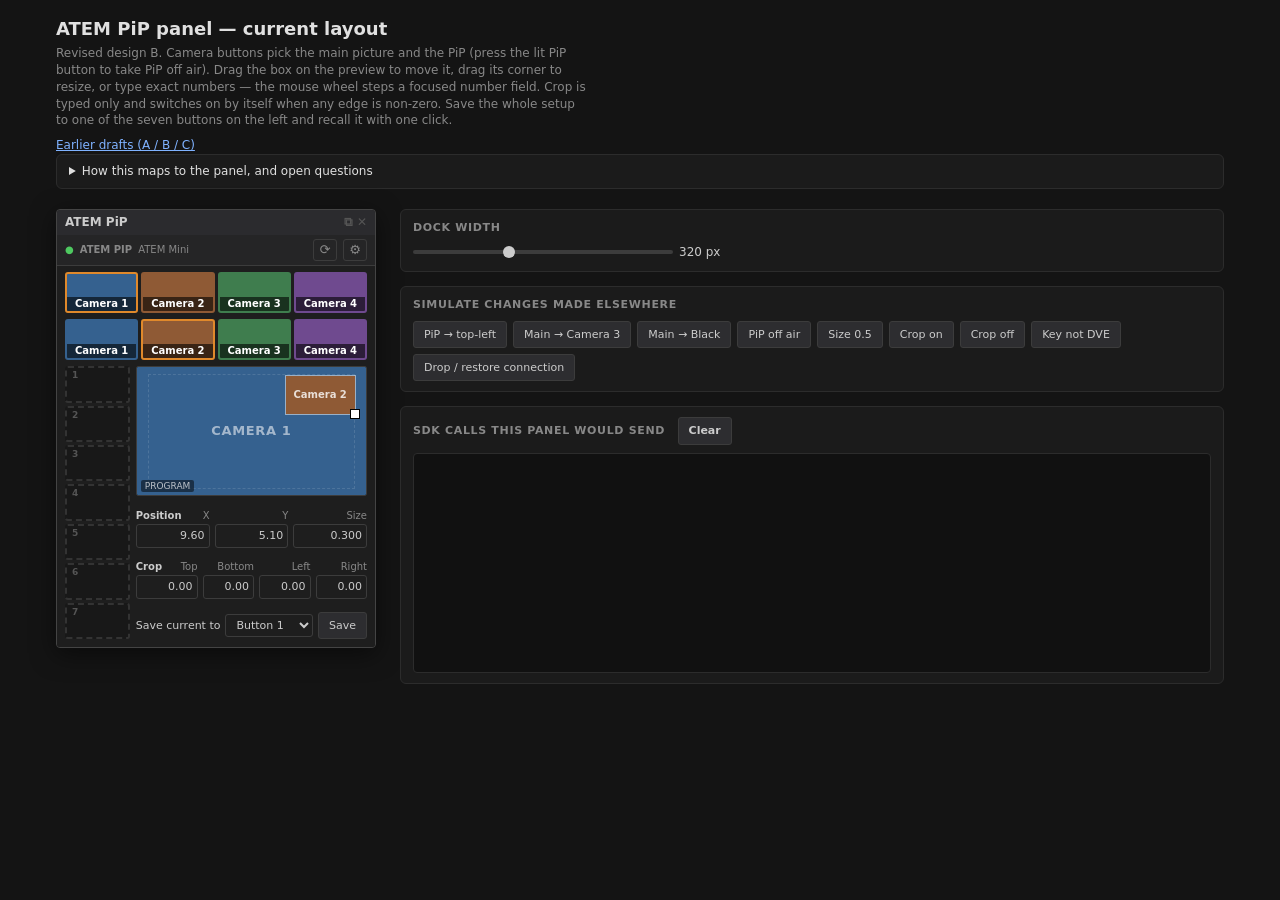
<file: mockups/index.html>
<!doctype html>
<html lang="en">
<head>
<meta charset="utf-8">
<meta name="viewport" content="width=device-width, initial-scale=1">
<title>ATEM PiP Panel</title>
<link rel="stylesheet" href="mockup.css">
<style>
  .panel { position: relative; --pip-hover: rgba(224, 137, 43, 0.55); }

  /* Picture buttons (cameras and presets). The border is always 2px so
     hover/active only recolour it and never change the button's size. */
  .bus { grid-template-columns: repeat(4, minmax(0, 1fr)); }
  .cam, .preset {
    position: relative;
    aspect-ratio: 16 / 9;
    padding: 0;
    overflow: hidden;
    border: 2px solid transparent;
    border-radius: 3px;
    background-color: #2d2d30;
    background-size: cover;
    background-position: center;
    background-repeat: no-repeat;
  }
  .cam:hover, .preset:hover { border-color: var(--pip-hover); }
  .cam[aria-pressed="true"], .preset[aria-pressed="true"] { border-color: var(--pip); }
  .cam span {
    position: absolute;
    white-space: nowrap;
    overflow: hidden;
    text-overflow: ellipsis;
    padding: 0 2px;
    left: 0;
    right: 0;
    bottom: 0;
    font-size: 10px;
    font-weight: 700;
    line-height: 14px;
    color: #fff;
    background: rgba(0, 0, 0, 0.6);
  }

  /* Presets on the left, preview + numbers on the right */
  /* The right column stretches to the preset column's height and spreads
     its spare space evenly between preview, Position, Crop and Save, so the
     save row lines up with the bottom of the last preset button. The preset
     column widens with the dock (≈ preview height growth) to keep that true. */
  .stage { display: grid; grid-template-columns: max(64px, calc(12.5% + 27px)) minmax(0, 1fr); gap: 6px; align-items: stretch; }
  .presets { display: flex; flex-direction: column; gap: 3px; align-self: start; }
  .controls { display: flex; flex-direction: column; justify-content: space-between; gap: 6px; min-width: 0; }
  .fields { display: contents; }
  .preset { background-color: #181818; }
  .preset:not(.filled) { border: 2px dashed #333; }
  .preset:not(.filled):hover { border-color: var(--pip-hover); }
  .preset .num {
    position: absolute;
    top: 1px;
    left: 2px;
    font-size: 9px;
    font-weight: 700;
    line-height: 12px;
    color: #fff;
    background: rgba(0, 0, 0, 0.65);
    padding: 0 3px;
    border-radius: 2px;
  }
  .preset:not(.filled) .num { background: none; color: var(--faint); }

  .preview .pip { cursor: move; }
  .handle {
    position: absolute;
    width: 10px;
    height: 10px;
    background: #fff;
    border: 1px solid #000;
    transform: translate(-50%, -50%);
    cursor: nwse-resize;
    touch-action: none;
  }
  .preview:focus-visible { box-shadow: 0 0 0 1px var(--red); outline: none; }

  /* Field labels sit right-aligned over their boxes; the group name
     ("Position", "Crop") takes the free left end of the same line. */
  .nums { position: relative; display: grid; grid-template-columns: repeat(3, minmax(0, 1fr)); gap: 3px 5px; }
  .nums.crop { grid-template-columns: minmax(46px, 1.2fr) repeat(3, minmax(0, 1fr)); }
  .nums .group-label { position: absolute; left: 0; top: 0; font-size: 10px; line-height: 14px; color: var(--text); font-weight: 600; }
  .num { display: flex; flex-direction: column; gap: 1px; min-width: 0; }
  .num label { font-size: 10px; line-height: 14px; color: var(--muted); text-align: right; }
  .num input { width: 100%; padding: 3px 4px; }

  .save-row { display: flex; flex-wrap: wrap; gap: 5px; align-items: center; }
  .save-row label { font-size: 11px; white-space: nowrap; }
  .save-row select { flex: 1 1 70px; min-width: 0; }

  /* Settings overlay (the ⚙ page) */
  .settings {
    position: absolute;
    inset: 0;
    z-index: 5;
    background: var(--bg);
    padding: 8px;
    overflow: auto;
    display: flex;
    flex-direction: column;
    gap: 8px;
  }
  .settings-head { display: flex; justify-content: space-between; align-items: center; font-weight: 600; color: var(--text-strong); }
  .settings p { margin: 0; color: var(--muted); font-size: 11px; }
  .img-row { display: grid; grid-template-columns: 72px minmax(0, 1fr); gap: 6px; align-items: center; margin-bottom: 6px; }
  .img-row .fields { display: flex; flex-direction: column; gap: 4px; min-width: 0; }
  .img-row .fields input[type="text"] { width: 100%; }
  .img-row .actions { display: flex; gap: 4px; align-items: center; }
  .img-row input[type="color"] {
    width: 28px;
    height: 26px;
    padding: 1px;
    flex: none;
    background: var(--bg);
    border: 1px solid var(--border);
    border-radius: 3px;
    cursor: pointer;
  }
  .img-row .thumb {
    aspect-ratio: 16 / 9;
    border: 1px solid var(--border);
    border-radius: 2px;
    background: #181818 center / cover no-repeat;
  }
  .file-btn {
    display: inline-block;
    background: var(--btn);
    border: 1px solid var(--border);
    border-radius: 3px;
    padding: 5px 8px;
    font-size: 11px;
    cursor: pointer;
    white-space: nowrap;
  }
  .file-btn:hover { background: var(--btn-hover); border-color: var(--border-hover); }
  .file-btn:focus-within { outline: 1px solid var(--red); }
  .file-btn input { position: absolute; width: 1px; height: 1px; opacity: 0; }

  .notes { max-width: 1200px; margin: 0 auto; padding: 0 16px; }
  .notes details { background: #1b1b1b; border: 1px solid #2c2c2c; border-radius: 6px; padding: 8px 12px; }
  .notes summary { cursor: pointer; color: var(--text-strong); }
  .notes li { margin: 3px 0; }
</style>
</head>
<body>
<header class="page-title">
  <h1>ATEM PiP panel — current layout</h1>
  <p>Revised design B. Camera buttons pick the main picture and the PiP (press the lit PiP button to
     take PiP off air). Drag the box on the preview to move it, drag its corner to resize, or type
     exact numbers — the mouse wheel steps a focused number field. Crop is typed only and switches
     on by itself when any edge is non-zero. Save the whole setup to one of the seven buttons on the
     left and recall it with one click.</p>
  <nav><a href="drafts.html">Earlier drafts (A / B / C)</a></nav>
</header>

<div class="notes">
  <details>
    <summary>How this maps to the panel, and open questions</summary>
    <ul>
      <li>The top row is MAIN, the second row is PIP (no row labels; tooltips say which).</li>
      <li>Camera and preset buttons: orange border on hover and when active. Each camera's name is set
          in ⚙; on the buttons it shows while no picture is set, or always with "Show names on camera buttons".</li>
      <li><b>MAIN</b> buttons: exactly one lit, the program camera. Pressing the lit one does nothing
          (the program can't show "nothing"). If the program is not a camera (e.g. Black, bars), none are lit.</li>
      <li><b>PIP</b> buttons: pressing an unlit one sets it as the PiP source and puts the PiP on air;
          pressing the lit one takes the PiP off air. No separate on-air button.</li>
      <li><b>Preset buttons</b>: store main camera, PiP camera, PiP on/off, X, Y, size and crop. The
          thumbnail is a picture of the preview at save time (drawn from the camera pictures). In OBS it
          could instead be a real frame of the ATEM video — see question 1.</li>
      <li><b>⚙ settings</b>: a name, colour and picture per camera; the colour fills in where there is
          no picture; the picture is used on the camera buttons, in the preview and
          therefore in the preset thumbnails. In the plugin these would be PNG file paths saved in the
          plugin settings; here they are kept in this browser only.</li>
      <li>Open question — preset thumbnails: picture composed from the camera PNGs (as here), or a real
          frame grabbed from the ATEM's video source in OBS?</li>
    </ul>
  </details>
</div>

<main class="page">
  <div class="dock-frame" id="dock">
    <div class="dock-title"><span>ATEM PiP</span><span>⧉ ✕</span></div>
    <div class="panel">
      <div id="header"></div>
      <div id="offline" class="offline" hidden>
        <p>ATEM not connected.<br>Connect here or from the ATEM Macros panel (⚙).</p>
        <button class="primary" id="reconnect">Connect</button>
      </div>

      <div class="panel-body" id="body">
        <div class="bus program" id="busMain" role="group" aria-label="Main camera"></div>
        <div class="bus pip" id="busPip" role="group" aria-label="PiP camera"></div>

        <div class="warn" id="notDve" hidden>
          Upstream key 1 is not a DVE key, so position and size have no effect.
          <button id="makeDve">Set key type to DVE</button>
        </div>

        <div class="stage">
          <div class="presets" id="presets" role="group" aria-label="Saved presets"></div>
          <div class="controls">
            <div id="preview" tabindex="0" aria-label="PiP position. Drag to move, drag the corner to resize, arrow keys nudge."></div>
            <div class="fields">
              <div class="nums" id="numsDve"><span class="group-label">Position</span></div>
              <div class="nums crop" id="numsCrop"><span class="group-label">Crop</span></div>
              <div class="save-row">
                <label for="slot">Save current to</label>
                <select id="slot"></select>
                <button id="save">Save</button>
              </div>
            </div>
          </div>
        </div>
      </div>

      <div class="settings" id="settings" hidden>
        <div class="settings-head">PiP settings <button id="closeSettings">Done</button></div>
        <p>A name, colour and picture for each camera. The picture is shown on the camera buttons, in
           the preview and in the thumbnails of saved buttons (PNG, any size — shown as 16:9). The
           name and colour are used wherever a camera has no picture; the name also in tooltips.</p>
        <div id="imageRows"></div>
        <label class="check"><input type="checkbox" id="showNames"> Show names on camera buttons</label>
      </div>
    </div>
  </div>

  <div class="bench" id="bench"></div>
</main>

<script src="pip-model.js"></script>
<script>
  const model = new PipModel();
  const $ = (id) => document.getElementById(id);
  const headerButtons = renderHeader($('header'), model, { settings: true });
  buildBench($('bench'), model, $('dock'));
  const preview = createPreview($('preview'));
  const CAMS = EXTERNAL_INPUTS; // CAM 1–4 only
  const PRESET_COUNT = 7;

  // Value steps for arrow keys and the mouse wheel (Shift = ×10).
  const STEP = { positionX: 0.1, positionY: 0.1, sizeX: 0.01, cropTop: 0.1, cropBottom: 0.1, cropLeft: 0.1, cropRight: 0.1 };
  const CROP_FIELDS = ['cropTop', 'cropBottom', 'cropLeft', 'cropRight'];

  const setIfChanged = (field, value) => { if (model.get(field) !== value) model.edit(field, value); };

  // ── Camera buttons ──
  function buildBus(el, kind) {
    const buttons = CAMS.map((cam) => {
      const b = document.createElement('button');
      b.className = 'cam';
      b.innerHTML = '<span></span>';
      b.addEventListener('click', () => {
        const s = model.state;
        if (kind === 'main') {
          setIfChanged('programInput', cam.id);
        } else if (s.onAir && s.pipInput === cam.id) {
          model.edit('onAir', false);          // lit PiP button: take PiP off air
        } else {
          setIfChanged('pipInput', cam.id);    // choose source, then show it
          setIfChanged('onAir', true);
        }
      });
      el.appendChild(b);
      return [cam, b];
    });
    return () => {
      const s = model.state;
      for (const [cam, b] of buttons) {
        const lit = kind === 'main' ? s.programInput === cam.id : s.onAir && s.pipInput === cam.id;
        b.setAttribute('aria-pressed', lit);
        const img = model.imageFor(cam.id);
        b.style.backgroundImage = img ? `url("${img}")` : '';
        b.style.backgroundColor = img ? '' : model.colorFor(cam.id);
        const name = model.labelFor(cam.id);
        const span = b.querySelector('span');
        span.textContent = name;
        span.hidden = !!img && !model.showNames; // a picture identifies the camera on its own
        b.title = `${kind === 'main' ? 'Main' : 'PiP'}: ${name}`;
      }
    };
  }
  const updateMainBus = buildBus($('busMain'), 'main');
  const updatePipBus = buildBus($('busPip'), 'pip');

  // ── Number fields (arrow keys + mouse wheel while focused) ──
  const numberFields = [];
  function syncMask() {
    // No crop checkbox: the mask is on whenever any edge is non-zero.
    const on = CROP_FIELDS.some((f) => model.get(f) > 0);
    setIfChanged('cropEnabled', on);
  }
  function commit(field, value) {
    model.edit(field, value);
    if (field === 'sizeX') model.edit('sizeY', model.get('sizeX')); // aspect ratio always kept
    if (CROP_FIELDS.includes(field)) syncMask();
  }
  function addNumber(container, field, label) {
    const l = LIMITS[field];
    const wrap = document.createElement('div');
    wrap.className = 'num';
    wrap.innerHTML = `<label for="n-${field}">${label}</label><input type="number" id="n-${field}" step="${STEP[field]}">`;
    const input = wrap.querySelector('input');
    const show = () => (input.value = Number(model.get(field)).toFixed(l.decimals));
    const nudge = (dir, big) => {
      commit(field, model.get(field) + dir * STEP[field] * (big ? 10 : 1));
      show();
    };
    input.addEventListener('change', () => commit(field, Number(input.value)));
    input.addEventListener('keydown', (e) => {
      if (e.key !== 'ArrowUp' && e.key !== 'ArrowDown') return;
      e.preventDefault();
      nudge(e.key === 'ArrowUp' ? 1 : -1, e.shiftKey);
    });
    input.addEventListener('wheel', (e) => {
      if (document.activeElement !== input) return; // only the focused field reacts
      e.preventDefault();
      nudge(e.deltaY < 0 ? 1 : -1, e.shiftKey);
    }, { passive: false });
    container.appendChild(wrap);
    numberFields.push([input, show]);
  }
  addNumber($('numsDve'), 'positionX', 'X');
  addNumber($('numsDve'), 'positionY', 'Y');
  addNumber($('numsDve'), 'sizeX', 'Size');
  addNumber($('numsCrop'), 'cropTop', 'Top');
  addNumber($('numsCrop'), 'cropBottom', 'Bottom');
  addNumber($('numsCrop'), 'cropLeft', 'Left');
  addNumber($('numsCrop'), 'cropRight', 'Right');

  // ── Preview: drag to move, corner handle to resize ──
  const handle = document.createElement('div');
  handle.className = 'handle';
  handle.dataset.handle = 'resize';
  preview.root.appendChild(handle);

  const toUnits = (e) => {
    const r = preview.root.getBoundingClientRect();
    return { x: ((e.clientX - r.left) / r.width) * FRAME.w - FRAME.w / 2,
             y: FRAME.h / 2 - ((e.clientY - r.top) / r.height) * FRAME.h };
  };
  const cropOf = (s) => (s.cropEnabled ? s : { cropLeft: 0, cropRight: 0, cropTop: 0, cropBottom: 0 });

  // Snap the visible box edges to the safe area and centre lines (Alt = off).
  const SAFE_X = (FRAME.w / 2) * 0.9, SAFE_Y = (FRAME.h / 2) * 0.9, SNAP = 0.4;
  function snapPosition(x, y, s) {
    const c = cropOf(s);
    const halfW = (FRAME.w / 2) * s.sizeX, halfH = (FRAME.h / 2) * s.sizeY;
    const left = x - halfW + c.cropLeft * s.sizeX, right = x + halfW - c.cropRight * s.sizeX;
    const top = y + halfH - c.cropTop * s.sizeY, bottom = y - halfH + c.cropBottom * s.sizeY;
    if (Math.abs(left + SAFE_X) < SNAP) x += -SAFE_X - left;
    else if (Math.abs(right - SAFE_X) < SNAP) x += SAFE_X - right;
    else if (Math.abs(x) < SNAP) x = 0;
    if (Math.abs(top - SAFE_Y) < SNAP) y += SAFE_Y - top;
    else if (Math.abs(bottom + SAFE_Y) < SNAP) y += -SAFE_Y - bottom;
    else if (Math.abs(y) < SNAP) y = 0;
    return { x, y };
  }

  let drag = null;
  preview.root.addEventListener('pointerdown', (e) => {
    const isHandle = e.target === handle;
    if (!isHandle && e.target !== preview.pip) return;
    e.preventDefault();
    preview.root.setPointerCapture(e.pointerId);
    preview.root.focus();
    drag = { resize: isHandle, start: toUnits(e), from: { ...model.state } };
  });
  preview.root.addEventListener('pointermove', (e) => {
    if (!drag) return;
    const p = toUnits(e);
    const f = drag.from;
    if (!drag.resize) {
      let x = f.positionX + (p.x - drag.start.x);
      let y = f.positionY + (p.y - drag.start.y);
      if (!e.altKey) ({ x, y } = snapPosition(x, y, f));
      model.editMany({ positionX: x, positionY: y });
      return;
    }
    // Resize about the visible top-left corner, aspect ratio kept.
    const c = cropOf(f);
    const tlX = f.positionX - (FRAME.w / 2) * f.sizeX + c.cropLeft * f.sizeX;
    const tlY = f.positionY + (FRAME.h / 2) * f.sizeY - c.cropTop * f.sizeY;
    const size = Math.min(1, Math.max(0.05, (p.x - tlX) / (FRAME.w - c.cropLeft - c.cropRight)));
    model.editMany({
      sizeX: size, sizeY: size,
      positionX: tlX + (FRAME.w / 2) * size - c.cropLeft * size,
      positionY: tlY - (FRAME.h / 2) * size + c.cropTop * size,
    });
  });
  const endDrag = () => (drag = null);
  preview.root.addEventListener('pointerup', endDrag);
  preview.root.addEventListener('pointercancel', endDrag);
  preview.root.addEventListener('keydown', (e) => {
    const step = e.shiftKey ? 1 : 0.1;
    const moves = { ArrowLeft: [-step, 0], ArrowRight: [step, 0], ArrowUp: [0, step], ArrowDown: [0, -step] };
    if (!moves[e.key]) return;
    e.preventDefault();
    model.editMany({ positionX: model.get('positionX') + moves[e.key][0], positionY: model.get('positionY') + moves[e.key][1] });
  });

  function placeHandle() {
    const r = pipRect(model.state);
    Object.assign(handle.style, {
      left: r.left + r.width + '%',
      top: r.top + r.height + '%',
      display: model.state.isDVE ? 'block' : 'none',
    });
  }

  // ── Presets ──
  const PRESET_FIELDS = ['programInput', 'pipInput', 'onAir', 'positionX', 'positionY', 'sizeX', 'sizeY', ...CROP_FIELDS];
  let presets = storeGet('pipMockup.presets') || [];
  presets.length = PRESET_COUNT;

  const imageCache = new Map();
  function loadImage(url) {
    if (!imageCache.has(url)) {
      imageCache.set(url, new Promise((resolve, reject) => {
        const img = new Image();
        img.onload = () => resolve(img);
        img.onerror = reject;
        img.src = url;
      }));
    }
    return imageCache.get(url);
  }

  // Draws an input (picture or placeholder) from a source region onto the canvas.
  async function drawInput(ctx, input, src, dst) {
    const url = model.imageFor(input.id);
    if (url) {
      const img = await loadImage(url);
      ctx.drawImage(img, src.x * img.width, src.y * img.height, src.w * img.width, src.h * img.height, dst.x, dst.y, dst.w, dst.h);
      return;
    }
    const color = model.colorFor(input.id);
    if (color === 'bars') {
      const bars = ['#c0c0c0', '#c0c000', '#00c0c0', '#00c000', '#c000c0', '#c00000', '#0000c0'];
      bars.forEach((c, i) => { ctx.fillStyle = c; ctx.fillRect(dst.x + (i * dst.w) / 7, dst.y, dst.w / 7 + 1, dst.h); });
    } else {
      ctx.fillStyle = color;
      ctx.fillRect(dst.x, dst.y, dst.w, dst.h);
    }
    ctx.fillStyle = 'rgba(255,255,255,0.7)';
    ctx.font = `bold ${Math.max(8, dst.h / 4)}px Segoe UI, sans-serif`;
    ctx.textAlign = 'center';
    ctx.textBaseline = 'middle';
    ctx.fillText(model.labelFor(input.id), dst.x + dst.w / 2, dst.y + dst.h / 2);
  }

  // A "screenshot" of the program as this panel would show it.
  async function snapshotProgram() {
    const W = 192, H = 108;
    const canvas = document.createElement('canvas');
    canvas.width = W;
    canvas.height = H;
    const ctx = canvas.getContext('2d');
    const s = model.state;
    await drawInput(ctx, inputById(s.programInput), { x: 0, y: 0, w: 1, h: 1 }, { x: 0, y: 0, w: W, h: H });
    if (s.onAir && s.isDVE) {
      const r = pipRect(s);
      const c = cropOf(s);
      const src = { x: c.cropLeft / FRAME.w, y: c.cropTop / FRAME.h,
                    w: (FRAME.w - c.cropLeft - c.cropRight) / FRAME.w, h: (FRAME.h - c.cropTop - c.cropBottom) / FRAME.h };
      const dst = { x: (r.left / 100) * W, y: (r.top / 100) * H, w: (r.width / 100) * W, h: (r.height / 100) * H };
      if (src.w > 0 && src.h > 0) await drawInput(ctx, inputById(s.pipInput), src, dst);
      ctx.strokeStyle = 'rgba(255,255,255,0.6)';
      ctx.strokeRect(dst.x + 0.5, dst.y + 0.5, dst.w - 1, dst.h - 1);
    }
    return canvas.toDataURL('image/jpeg', 0.85);
  }

  const presetButtons = [];
  for (let i = 0; i < PRESET_COUNT; i++) {
    const b = document.createElement('button');
    b.className = 'preset';
    b.innerHTML = `<span class="num">${i + 1}</span>`;
    b.addEventListener('click', () => recallPreset(i));
    $('presets').appendChild(b);
    presetButtons.push(b);
    $('slot').add(new Option(`Button ${i + 1}`, i));
  }

  function describe(p) {
    const name = (id) => model.labelFor(id);
    return `Main ${name(p.programInput)} · PiP ${p.onAir ? name(p.pipInput) : 'off'} · ` +
      `X ${p.positionX.toFixed(1)} Y ${p.positionY.toFixed(1)} · size ${p.sizeX.toFixed(2)}` +
      (CROP_FIELDS.some((f) => p[f] > 0) ? ' · cropped' : '');
  }

  const CONTINUOUS = new Set(['positionX', 'positionY', 'sizeX', 'sizeY', ...CROP_FIELDS]);
  function presetMatches(p) {
    const s = model.state;
    return PRESET_FIELDS.every((f) => (CONTINUOUS.has(f) ? Math.abs(s[f] - p[f]) < 0.005 : s[f] === p[f]));
  }

  async function savePreset(i) {
    const p = Object.fromEntries(PRESET_FIELDS.map((f) => [f, model.get(f)]));
    p.thumbnail = await snapshotProgram();
    presets[i] = p;
    if (!storeSet('pipMockup.presets', presets)) model.log('presets not saved (browser storage unavailable)', 'dev');
    model.log(`panel: saved current setup to button ${i + 1}`, 'dev');
    renderPresets();
  }

  // Recall = send only what differs; PiP on-air last so it appears already in place.
  function recallPreset(i) {
    const p = presets[i];
    if (!p || !model.connected) return;
    for (const f of ['pipInput', 'programInput', 'positionX', 'positionY', 'sizeX', 'sizeY', ...CROP_FIELDS]) {
      if (model.get(f) !== p[f]) model.edit(f, p[f]);
    }
    syncMask();
    setIfChanged('onAir', p.onAir);
  }

  function renderPresets() {
    presetButtons.forEach((b, i) => {
      const p = presets[i];
      b.classList.toggle('filled', !!p);
      b.style.backgroundImage = p ? `url("${p.thumbnail}")` : '';
      b.title = p ? `Button ${i + 1}: ${describe(p)}` : `Button ${i + 1} — empty. Use "Save current to".`;
      b.setAttribute('aria-label', b.title);
      b.setAttribute('aria-pressed', !!p && presetMatches(p));
    });
  }

  $('save').addEventListener('click', () => savePreset(Number($('slot').value)));

  // ── Settings: one picture per camera ──
  function toSixteenNine(file) {
    // Scale/crop the chosen picture to 320×180 (cover) so it is cheap to store and draw.
    return new Promise((resolve, reject) => {
      const reader = new FileReader();
      reader.onerror = reject;
      reader.onload = () => {
        const img = new Image();
        img.onerror = reject;
        img.onload = () => {
          const W = 320, H = 180;
          const canvas = document.createElement('canvas');
          canvas.width = W;
          canvas.height = H;
          const scale = Math.max(W / img.width, H / img.height);
          const w = img.width * scale, h = img.height * scale;
          canvas.getContext('2d').drawImage(img, (W - w) / 2, (H - h) / 2, w, h);
          resolve(canvas.toDataURL('image/jpeg', 0.85));
        };
        img.src = reader.result;
      };
      reader.readAsDataURL(file);
    });
  }

  const imageRows = CAMS.map((cam) => {
    const row = document.createElement('div');
    row.className = 'img-row';
    row.innerHTML = `<div class="thumb"></div><div class="fields">` +
      `<input type="text" maxlength="20" data-name="${cam.id}" placeholder="${cam.name}" aria-label="Name for ${cam.name}">` +
      `<div class="actions"><input type="color" data-color="${cam.id}" aria-label="Colour for ${cam.name}" title="Colour (used where there is no picture)">` +
      `<label class="file-btn">Choose PNG…<input type="file" accept=".png,image/png" data-cam="${cam.id}"></label>` +
      `<button>Clear picture</button></div></div>`;
    const nameInput = row.querySelector('input[type=text]');
    nameInput.value = model.labels[cam.id] || '';
    nameInput.addEventListener('input', () => model.setLabel(cam.id, nameInput.value));
    const colorInput = row.querySelector('input[type=color]');
    colorInput.value = model.colorFor(cam.id);
    colorInput.addEventListener('input', () => model.setColor(cam.id, colorInput.value));
    const input = row.querySelector('input[type=file]');
    input.addEventListener('change', async () => {
      const file = input.files[0];
      input.value = '';
      if (!file) return;
      try {
        model.setImage(cam.id, await toSixteenNine(file));
      } catch {
        model.log(`could not read ${file.name}`, 'dev');
      }
    });
    row.querySelector('.actions button').addEventListener('click', () => model.setImage(cam.id, null));
    $('imageRows').appendChild(row);
    return [cam, row.querySelector('.thumb')];
  });
  function renderSettings() {
    for (const [cam, thumb] of imageRows) {
      const img = model.imageFor(cam.id);
      thumb.style.backgroundImage = img ? `url("${img}")` : '';
      thumb.style.backgroundColor = img ? '' : model.colorFor(cam.id);
    }
  }
  $('showNames').checked = model.showNames;
  $('showNames').addEventListener('change', (e) => model.setShowNames(e.target.checked));
  headerButtons.settings.addEventListener('click', () => { $('settings').hidden = false; $('closeSettings').focus(); });
  $('closeSettings').addEventListener('click', () => { $('settings').hidden = true; headerButtons.settings.focus(); });

  // ── Remaining controls ──
  $('makeDve').addEventListener('click', () => model.action('makeDVE'));
  $('reconnect').addEventListener('click', () => model.setConnected(true));

  function render() {
    $('offline').hidden = model.connected;
    $('body').hidden = !model.connected;
    renderSettings();
    if (!model.connected) return;
    renderPreview(preview, model);
    placeHandle();
    updateMainBus();
    updatePipBus();
    $('notDve').hidden = model.state.isDVE;
    for (const [input, show] of numberFields) if (document.activeElement !== input) show();
    renderPresets();
  }
  model.addEventListener('change', render);
  new ResizeObserver(render).observe(preview.root);
  render();
</script>
</body>
</html>
</file>
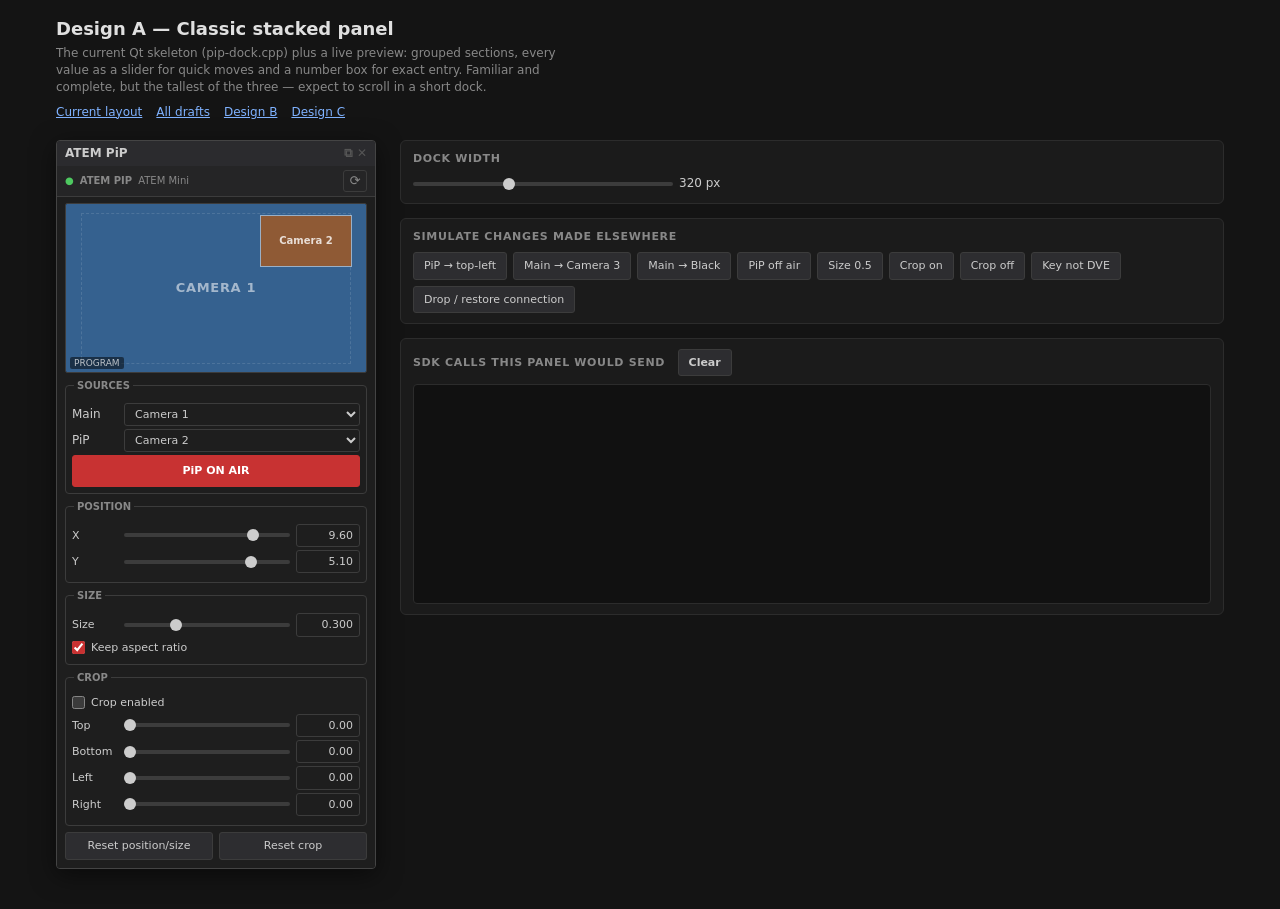
<file: mockups/design-a-classic.html>
<!doctype html>
<html lang="en">
<head>
<meta charset="utf-8">
<meta name="viewport" content="width=device-width, initial-scale=1">
<title>PiP Mockup A — Classic</title>
<link rel="stylesheet" href="mockup.css">
</head>
<body>
<header class="page-title">
  <h1>Design A — Classic stacked panel</h1>
  <p>The current Qt skeleton (pip-dock.cpp) plus a live preview: grouped sections, every value as a
     slider for quick moves and a number box for exact entry. Familiar and complete, but the
     tallest of the three — expect to scroll in a short dock.</p>
  <nav><a href="index.html">Current layout</a><a href="drafts.html">All drafts</a><a href="design-b-canvas.html">Design B</a><a href="design-c-presets.html">Design C</a></nav>
</header>

<main class="page">
  <div class="dock-frame" id="dock">
    <div class="dock-title"><span>ATEM PiP</span><span>⧉ ✕</span></div>
    <div class="panel">
      <div id="header"></div>
      <div id="offline" class="offline" hidden>
        <p>ATEM not connected.<br>Connect here or from the ATEM Macros panel (⚙).</p>
        <button class="primary" id="reconnect">Connect</button>
      </div>
      <div class="panel-body" id="body">
        <div id="preview"></div>

        <div class="group">
          <span class="group-title">SOURCES</span>
          <div class="field"><label for="main">Main</label><select id="main"></select></div>
          <div class="field"><label for="pipIn">PiP</label><select id="pipIn"></select></div>
          <button class="on-air" id="onAir" aria-pressed="false">PiP OFF</button>
          <div class="warn" id="notDve" hidden>
            Upstream key 1 is not a DVE key, so position and size have no effect.
            <button id="makeDve">Set key type to DVE</button>
          </div>
        </div>

        <div class="group" id="position"><span class="group-title">POSITION</span></div>

        <div class="group" id="size">
          <span class="group-title">SIZE</span>
          <label class="check"><input type="checkbox" id="lock" checked> Keep aspect ratio</label>
        </div>

        <div class="group" id="crop">
          <span class="group-title">CROP</span>
          <label class="check"><input type="checkbox" id="cropOn"> Crop enabled</label>
        </div>

        <div class="btn-row">
          <button id="resetDve">Reset position/size</button>
          <button id="resetCrop">Reset crop</button>
        </div>
      </div>
    </div>
  </div>

  <div class="bench" id="bench"></div>
</main>

<script src="pip-model.js"></script>
<script>
  const model = new PipModel();
  const $ = (id) => document.getElementById(id);

  renderHeader($('header'), model);
  const preview = createPreview($('preview'));
  buildBench($('bench'), model, $('dock'));

  // Sources
  for (const input of INPUTS) {
    if (input.program) $('main').add(new Option(input.name, input.id));
    if (input.pip) $('pipIn').add(new Option(input.name, input.id));
  }
  $('main').addEventListener('change', (e) => model.edit('programInput', Number(e.target.value)));
  $('pipIn').addEventListener('change', (e) => model.edit('pipInput', Number(e.target.value)));
  $('onAir').addEventListener('click', () => model.edit('onAir', !model.get('onAir')));
  $('makeDve').addEventListener('click', () => model.action('makeDVE'));
  $('reconnect').addEventListener('click', () => model.setConnected(true));

  // Value rows
  const rows = {};
  const addRow = (groupId, field, label, before, onEdit) => {
    rows[field] = createValueRow(model, field, label, onEdit);
    const group = $(groupId);
    group.insertBefore(rows[field].row, before ? group.querySelector(before) : null);
  };
  addRow('position', 'positionX', 'X');
  addRow('position', 'positionY', 'Y');
  // Keep Y in step with X while the aspect ratio is locked.
  addRow('size', 'sizeX', 'Size', '.check', (v) => { if ($('lock').checked) model.edit('sizeY', v); });
  addRow('size', 'sizeY', 'Height', '.check');
  for (const [f, l] of [['cropTop', 'Top'], ['cropBottom', 'Bottom'], ['cropLeft', 'Left'], ['cropRight', 'Right']])
    addRow('crop', f, l);

  const lock = $('lock');
  const applyLock = () => {
    rows.sizeY.row.hidden = lock.checked;
    rows.sizeX.setLabel(lock.checked ? 'Size' : 'Width');
  };
  lock.addEventListener('change', () => {
    applyLock();
    if (lock.checked) model.edit('sizeY', model.get('sizeX'));
  });
  applyLock();

  $('cropOn').addEventListener('change', (e) => model.edit('cropEnabled', e.target.checked));
  $('resetDve').addEventListener('click', () => model.action('resetDVE'));
  $('resetCrop').addEventListener('click', () => model.action('resetMask'));

  // The aspect lock follows the device only on (re)connect; afterwards it is the
  // operator's. Checking it on every change would unlock it mid-edit, between
  // the SetSizeX and SetSizeY echoes.
  let syncLock = true;

  function render(e) {
    const s = model.state;
    if (e && e.detail.source === 'connection') syncLock = true;
    $('offline').hidden = model.connected;
    $('body').hidden = !model.connected;
    if (!model.connected) return;
    renderPreview(preview, model);
    if (document.activeElement !== $('main')) $('main').value = s.programInput;
    if (document.activeElement !== $('pipIn')) $('pipIn').value = s.pipInput;
    $('onAir').setAttribute('aria-pressed', s.onAir);
    $('onAir').textContent = s.onAir ? 'PiP ON AIR' : 'PiP OFF';
    $('notDve').hidden = s.isDVE;
    $('cropOn').checked = s.cropEnabled;
    for (const r of Object.values(rows)) r.update();
    if (syncLock) {
      lock.checked = Math.abs(s.sizeX - s.sizeY) <= 0.001;
      applyLock();
      syncLock = false;
    }
  }
  model.addEventListener('change', render);
  render();
</script>
</body>
</html>
</file>
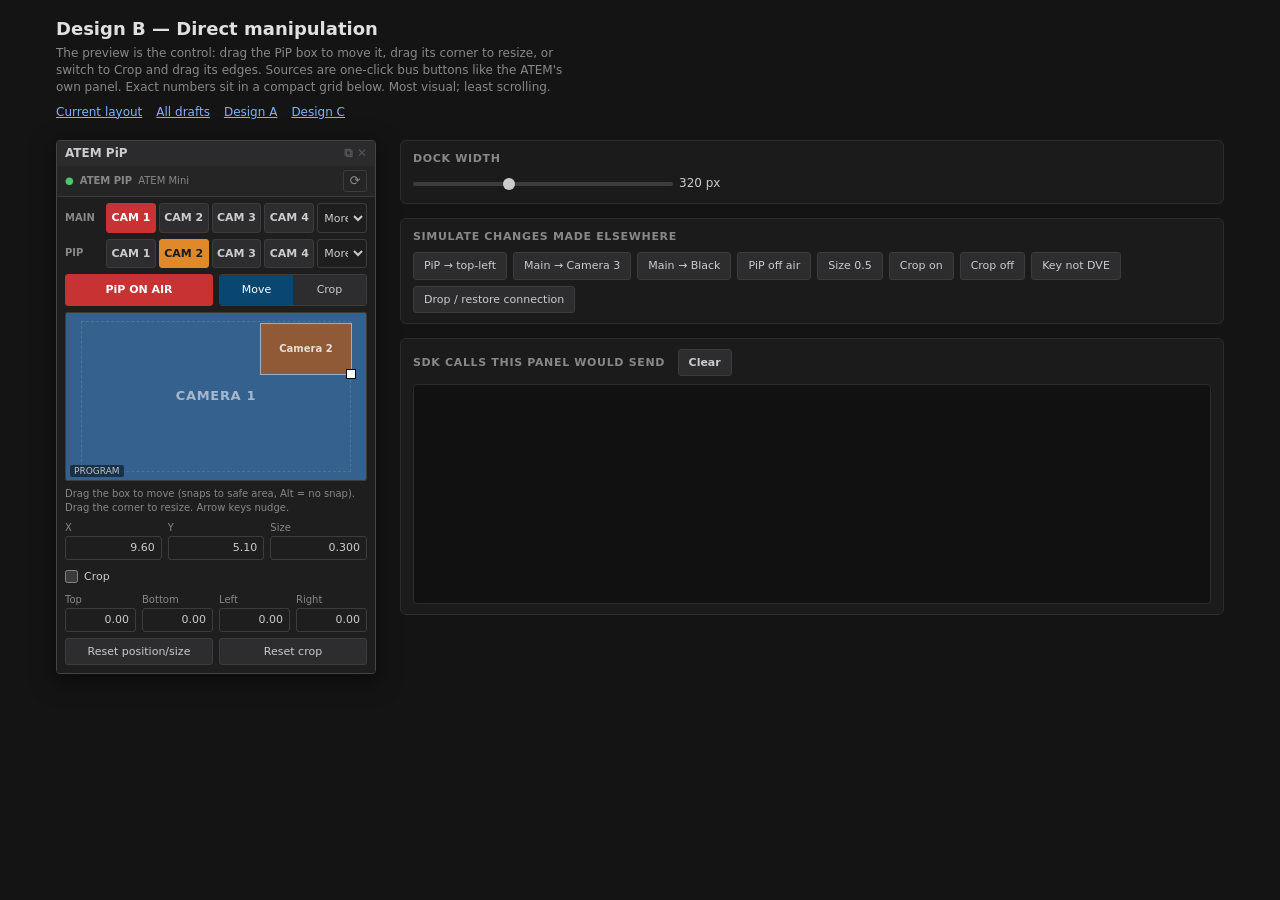
<file: mockups/design-b-canvas.html>
<!doctype html>
<html lang="en">
<head>
<meta charset="utf-8">
<meta name="viewport" content="width=device-width, initial-scale=1">
<title>PiP Mockup B — Direct</title>
<link rel="stylesheet" href="mockup.css">
<style>
  .modes { display: flex; border: 1px solid var(--border); border-radius: 3px; overflow: hidden; }
  .modes button { flex: 1; border: 0; border-radius: 0; }
  .modes button[aria-pressed="true"] { background: #094771; color: #fff; }
  .top-row { display: grid; grid-template-columns: 1fr 1fr; gap: 6px; }
  .top-row .on-air { width: auto; }

  .preview { cursor: default; outline: none; }
  .preview:focus-visible { box-shadow: 0 0 0 1px var(--red); }
  .preview .pip { cursor: move; }
  .preview.crop-mode .pip { cursor: default; }
  .handle {
    position: absolute;
    width: 10px;
    height: 10px;
    background: #fff;
    border: 1px solid #000;
    transform: translate(-50%, -50%);
    touch-action: none;
  }
  .handle.resize { cursor: nwse-resize; }
  .handle.edge-l, .handle.edge-r { cursor: ew-resize; width: 6px; height: 16px; }
  .handle.edge-t, .handle.edge-b { cursor: ns-resize; width: 16px; height: 6px; }
  .hint { font-size: 10px; color: var(--muted); }

  .nums { display: grid; grid-template-columns: repeat(3, 1fr); gap: 4px 6px; }
  .nums.crop { grid-template-columns: repeat(4, 1fr); }
  .num { display: flex; flex-direction: column; gap: 1px; }
  .num label { font-size: 10px; color: var(--muted); }
  .num input { width: 100%; }
  .more { width: 100%; padding: 5px 2px; }
</style>
</head>
<body>
<header class="page-title">
  <h1>Design B — Direct manipulation</h1>
  <p>The preview is the control: drag the PiP box to move it, drag its corner to resize, or switch
     to Crop and drag its edges. Sources are one-click bus buttons like the ATEM's own panel.
     Exact numbers sit in a compact grid below. Most visual; least scrolling.</p>
  <nav><a href="index.html">Current layout</a><a href="drafts.html">All drafts</a><a href="design-a-classic.html">Design A</a><a href="design-c-presets.html">Design C</a></nav>
</header>

<main class="page">
  <div class="dock-frame" id="dock">
    <div class="dock-title"><span>ATEM PiP</span><span>⧉ ✕</span></div>
    <div class="panel">
      <div id="header"></div>
      <div id="offline" class="offline" hidden>
        <p>ATEM not connected.<br>Connect here or from the ATEM Macros panel (⚙).</p>
        <button class="primary" id="reconnect">Connect</button>
      </div>
      <div class="panel-body" id="body">
        <div class="bus program" id="busMain"><span class="bus-label">MAIN</span></div>
        <div class="bus pip" id="busPip"><span class="bus-label">PIP</span></div>

        <div class="top-row">
          <button class="on-air" id="onAir" aria-pressed="false">PiP OFF</button>
          <div class="modes" role="group" aria-label="Drag mode">
            <button id="modeMove" aria-pressed="true" title="Drag to move, corner to resize">Move</button>
            <button id="modeCrop" aria-pressed="false">Crop</button>
          </div>
        </div>

        <div class="warn" id="notDve" hidden>
          Upstream key 1 is not a DVE key, so position and size have no effect.
          <button id="makeDve">Set key type to DVE</button>
        </div>

        <div id="preview" tabindex="0" aria-label="PiP position. Arrow keys nudge, Shift for bigger steps."></div>
        <div class="hint" id="hint"></div>

        <div class="nums" id="numsDve"></div>
        <label class="check"><input type="checkbox" id="cropOn"> Crop</label>
        <div class="nums crop" id="numsCrop"></div>

        <div class="btn-row">
          <button id="resetDve">Reset position/size</button>
          <button id="resetCrop">Reset crop</button>
        </div>
      </div>
    </div>
  </div>

  <div class="bench" id="bench"></div>
</main>

<script src="pip-model.js"></script>
<script>
  const model = new PipModel();
  const $ = (id) => document.getElementById(id);
  renderHeader($('header'), model);
  buildBench($('bench'), model, $('dock'));
  const preview = createPreview($('preview'));
  let mode = 'move';

  // ── Bus buttons: the four HDMI inputs, everything else under "More" ──
  function buildBus(el, field, filter) {
    const buttons = [];
    for (const input of EXTERNAL_INPUTS.filter(filter)) {
      const b = document.createElement('button');
      b.textContent = input.short;
      b.title = input.name;
      b.addEventListener('click', () => model.edit(field, input.id));
      el.appendChild(b);
      buttons.push([input.id, b]);
    }
    const more = document.createElement('select');
    more.className = 'more';
    more.setAttribute('aria-label', 'Other sources');
    more.add(new Option('More…', ''));
    for (const input of INPUTS.filter((i) => filter(i) && !EXTERNAL_INPUTS.includes(i)))
      more.add(new Option(input.name, input.id));
    more.addEventListener('change', () => { if (more.value) model.edit(field, Number(more.value)); });
    el.appendChild(more);
    return () => {
      const current = model.get(field);
      let onButton = false;
      for (const [id, b] of buttons) {
        b.setAttribute('aria-pressed', id === current);
        onButton ||= id === current;
      }
      if (document.activeElement !== more) more.value = onButton ? '' : String(current);
    };
  }
  const updateMainBus = buildBus($('busMain'), 'programInput', (i) => i.program);
  const updatePipBus = buildBus($('busPip'), 'pipInput', (i) => i.pip);

  // ── Numbers ──
  const numberFields = [];
  function addNumber(container, field, label) {
    const l = LIMITS[field];
    const wrap = document.createElement('div');
    wrap.className = 'num';
    const id = 'n-' + field;
    wrap.innerHTML = `<label for="${id}">${label}</label><input type="number" id="${id}" step="${l.step * 10}">`;
    const input = wrap.querySelector('input');
    input.addEventListener('change', () => {
      model.edit(field, Number(input.value));
      if (field === 'sizeX') model.edit('sizeY', model.get('sizeX'));
    });
    input.addEventListener('keydown', (e) => {
      if (e.key !== 'ArrowUp' && e.key !== 'ArrowDown') return;
      e.preventDefault();
      const step = e.shiftKey ? 1 : l.step * 10;
      model.edit(field, model.get(field) + (e.key === 'ArrowUp' ? step : -step));
      if (field === 'sizeX') model.edit('sizeY', model.get('sizeX'));
      input.value = model.get(field).toFixed(l.decimals);
    });
    container.appendChild(wrap);
    numberFields.push([field, input, l]);
  }
  addNumber($('numsDve'), 'positionX', 'X');
  addNumber($('numsDve'), 'positionY', 'Y');
  addNumber($('numsDve'), 'sizeX', 'Size');
  addNumber($('numsCrop'), 'cropTop', 'Top');
  addNumber($('numsCrop'), 'cropBottom', 'Bottom');
  addNumber($('numsCrop'), 'cropLeft', 'Left');
  addNumber($('numsCrop'), 'cropRight', 'Right');

  // ── Handles on the preview ──
  const handles = {};
  for (const name of ['resize', 'edge-l', 'edge-r', 'edge-t', 'edge-b']) {
    const h = document.createElement('div');
    h.className = 'handle ' + name;
    h.dataset.handle = name;
    preview.root.appendChild(h);
    handles[name] = h;
  }

  // Unit helpers: preview pixels ↔ switcher units (+Y up).
  const toUnits = (e) => {
    const r = preview.root.getBoundingClientRect();
    return { x: ((e.clientX - r.left) / r.width) * FRAME.w - FRAME.w / 2,
             y: FRAME.h / 2 - ((e.clientY - r.top) / r.height) * FRAME.h };
  };
  const crop = (s) => (s.cropEnabled ? s : { cropLeft: 0, cropRight: 0, cropTop: 0, cropBottom: 0 });

  // Snap the visible box edges to the safe area and centre lines (Alt = off).
  const SAFE_X = FRAME.w / 2 * 0.9, SAFE_Y = FRAME.h / 2 * 0.9, SNAP = 0.4;
  function snapPosition(x, y, s) {
    const c = crop(s);
    const halfW = (FRAME.w / 2) * s.sizeX, halfH = (FRAME.h / 2) * s.sizeY;
    const left = x - halfW + c.cropLeft * s.sizeX, right = x + halfW - c.cropRight * s.sizeX;
    const top = y + halfH - c.cropTop * s.sizeY, bottom = y - halfH + c.cropBottom * s.sizeY;
    if (Math.abs(left + SAFE_X) < SNAP) x += -SAFE_X - left;
    else if (Math.abs(right - SAFE_X) < SNAP) x += SAFE_X - right;
    else if (Math.abs(x) < SNAP) x = 0;
    if (Math.abs(top - SAFE_Y) < SNAP) y += SAFE_Y - top;
    else if (Math.abs(bottom + SAFE_Y) < SNAP) y += -SAFE_Y - bottom;
    else if (Math.abs(y) < SNAP) y = 0;
    return { x, y };
  }

  let drag = null;
  preview.root.addEventListener('pointerdown', (e) => {
    const s = model.state;
    const handle = e.target.dataset.handle;
    if (!handle && !(e.target === preview.pip && mode === 'move')) return;
    e.preventDefault();
    preview.root.setPointerCapture(e.pointerId);
    preview.root.focus();
    drag = { handle: handle || 'move', start: toUnits(e), from: { ...s } };
    if (mode === 'crop' && !s.cropEnabled) model.edit('cropEnabled', true);
  });
  preview.root.addEventListener('pointermove', (e) => {
    if (!drag) return;
    const p = toUnits(e);
    const f = drag.from;
    const c = crop(f);
    if (drag.handle === 'move') {
      let x = f.positionX + (p.x - drag.start.x);
      let y = f.positionY + (p.y - drag.start.y);
      if (!e.altKey) ({ x, y } = snapPosition(x, y, f));
      model.editMany({ positionX: x, positionY: y });
    } else if (drag.handle === 'resize') {
      // Keep the visible top-left corner fixed, scale about it (aspect locked).
      const tlX = f.positionX - (FRAME.w / 2) * f.sizeX + c.cropLeft * f.sizeX;
      const tlY = f.positionY + (FRAME.h / 2) * f.sizeY - c.cropTop * f.sizeY;
      const visibleW = FRAME.w - c.cropLeft - c.cropRight;
      const size = Math.min(1, Math.max(0.05, (p.x - tlX) / visibleW));
      model.editMany({
        sizeX: size, sizeY: size,
        positionX: tlX + (FRAME.w / 2) * size - c.cropLeft * size,
        positionY: tlY - (FRAME.h / 2) * size + c.cropTop * size,
      });
    } else {
      // Crop edges: distance from the uncropped box edge, in source units.
      const s = f.sizeX || 1;
      const boxL = f.positionX - (FRAME.w / 2) * f.sizeX, boxR = f.positionX + (FRAME.w / 2) * f.sizeX;
      const boxT = f.positionY + (FRAME.h / 2) * f.sizeY, boxB = f.positionY - (FRAME.h / 2) * f.sizeY;
      if (drag.handle === 'edge-l') model.edit('cropLeft', Math.max(0, (p.x - boxL) / s));
      if (drag.handle === 'edge-r') model.edit('cropRight', Math.max(0, (boxR - p.x) / s));
      if (drag.handle === 'edge-t') model.edit('cropTop', Math.max(0, (boxT - p.y) / f.sizeY));
      if (drag.handle === 'edge-b') model.edit('cropBottom', Math.max(0, (p.y - boxB) / f.sizeY));
    }
  });
  const endDrag = () => (drag = null);
  preview.root.addEventListener('pointerup', endDrag);
  preview.root.addEventListener('pointercancel', endDrag);

  // Keyboard nudge when the preview has focus.
  preview.root.addEventListener('keydown', (e) => {
    const step = e.shiftKey ? 1 : 0.1;
    const moves = { ArrowLeft: [-step, 0], ArrowRight: [step, 0], ArrowUp: [0, step], ArrowDown: [0, -step] };
    if (!moves[e.key]) return;
    e.preventDefault();
    model.editMany({ positionX: model.get('positionX') + moves[e.key][0], positionY: model.get('positionY') + moves[e.key][1] });
  });

  function placeHandles() {
    const r = pipRect(model.state);
    const at = (h, x, y, show) => Object.assign(h.style, { left: x + '%', top: y + '%', display: show ? 'block' : 'none' });
    const move = mode === 'move' && model.state.isDVE, cropMode = mode === 'crop' && model.state.isDVE;
    at(handles.resize, r.left + r.width, r.top + r.height, move);
    at(handles['edge-l'], r.left, r.top + r.height / 2, cropMode);
    at(handles['edge-r'], r.left + r.width, r.top + r.height / 2, cropMode);
    at(handles['edge-t'], r.left + r.width / 2, r.top, cropMode);
    at(handles['edge-b'], r.left + r.width / 2, r.top + r.height, cropMode);
  }

  function setMode(m) {
    mode = m;
    $('modeMove').setAttribute('aria-pressed', m === 'move');
    $('modeCrop').setAttribute('aria-pressed', m === 'crop');
    preview.root.classList.toggle('crop-mode', m === 'crop');
    $('hint').textContent = m === 'move'
      ? 'Drag the box to move (snaps to safe area, Alt = no snap). Drag the corner to resize. Arrow keys nudge.'
      : 'Drag the white edge handles to crop.';
    render();
  }
  $('modeMove').addEventListener('click', () => setMode('move'));
  $('modeCrop').addEventListener('click', () => setMode('crop'));

  $('onAir').addEventListener('click', () => model.edit('onAir', !model.get('onAir')));
  $('makeDve').addEventListener('click', () => model.action('makeDVE'));
  $('cropOn').addEventListener('change', (e) => model.edit('cropEnabled', e.target.checked));
  $('resetDve').addEventListener('click', () => model.action('resetDVE'));
  $('resetCrop').addEventListener('click', () => model.action('resetMask'));
  $('reconnect').addEventListener('click', () => model.setConnected(true));

  function render() {
    const s = model.state;
    $('offline').hidden = model.connected;
    $('body').hidden = !model.connected;
    if (!model.connected) return;
    renderPreview(preview, model);
    placeHandles();
    updateMainBus();
    updatePipBus();
    $('onAir').setAttribute('aria-pressed', s.onAir);
    $('onAir').textContent = s.onAir ? 'PiP ON AIR' : 'PiP OFF';
    $('notDve').hidden = s.isDVE;
    $('cropOn').checked = s.cropEnabled;
    for (const [field, input, l] of numberFields) {
      if (document.activeElement !== input) input.value = Number(s[field]).toFixed(l.decimals);
    }
  }
  model.addEventListener('change', render);
  new ResizeObserver(placeHandles).observe(preview.root);
  setMode('move');
</script>
</body>
</html>
</file>
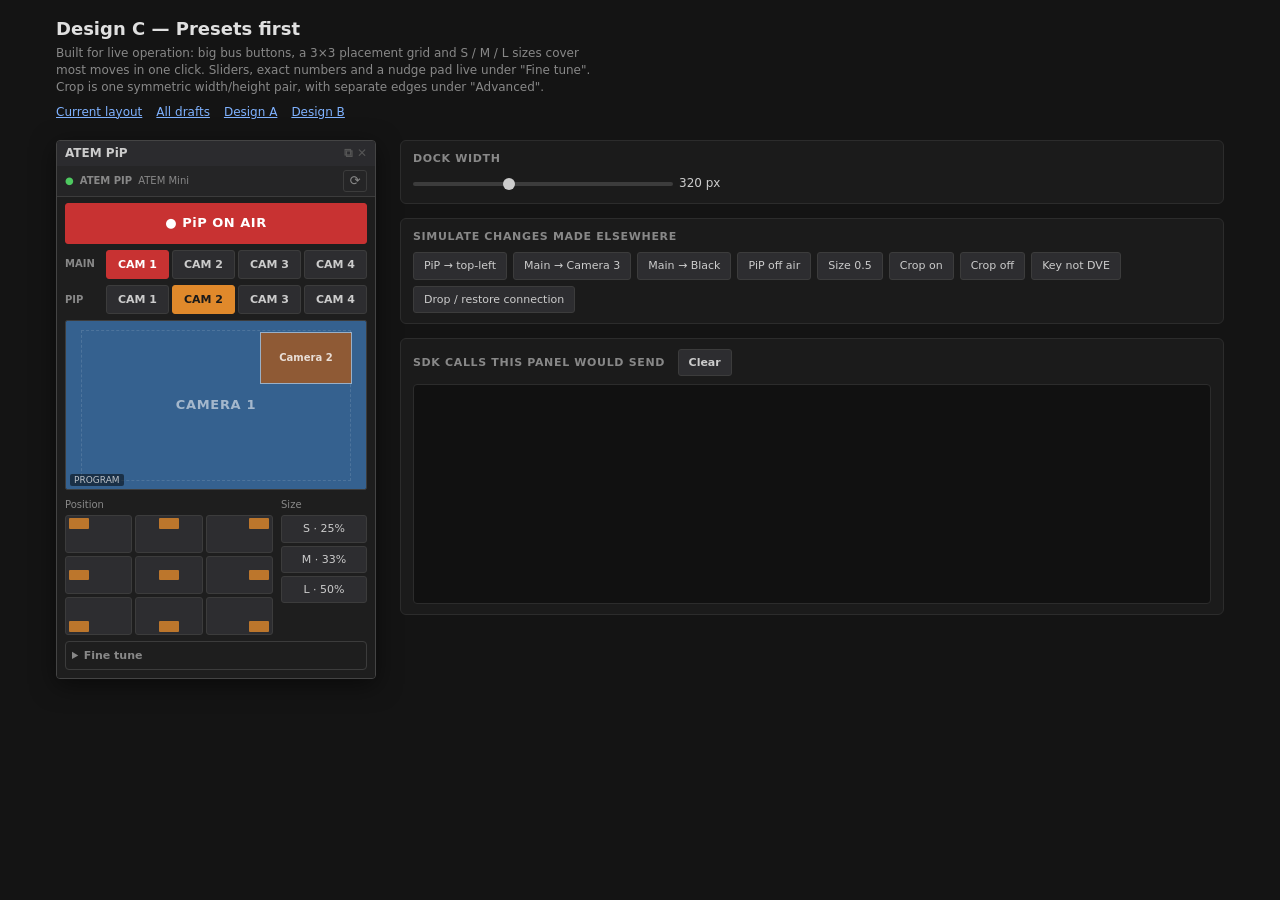
<file: mockups/design-c-presets.html>
<!doctype html>
<html lang="en">
<head>
<meta charset="utf-8">
<meta name="viewport" content="width=device-width, initial-scale=1">
<title>PiP Mockup C — Presets</title>
<link rel="stylesheet" href="mockup.css">
<style>
  .on-air.big { font-size: 13px; padding: 10px; letter-spacing: 0.04em; }
  .bus button { padding: 9px 0; font-size: 12px; }

  .place { display: grid; grid-template-columns: 1fr 86px; gap: 8px; align-items: start; }
  .grid9 { display: grid; grid-template-columns: repeat(3, 1fr); gap: 3px; }
  .grid9 button { aspect-ratio: 16 / 9; padding: 0; position: relative; }
  .grid9 button::after {
    content: '';
    position: absolute;
    width: 30%;
    height: 30%;
    background: var(--pip);
    border-radius: 1px;
    left: var(--x);
    top: var(--y);
    opacity: 0.8;
  }
  .grid9 button[aria-pressed="true"] { border-color: var(--pip); background: #3a2a18; }
  .sizes { display: flex; flex-direction: column; gap: 3px; }
  .sizes button[aria-pressed="true"] { border-color: var(--pip); background: #3a2a18; color: #fff; }
  .caption { font-size: 10px; color: var(--muted); margin: 2px 0 3px; }

  details { border: 1px solid var(--border); border-radius: 4px; padding: 4px 6px; }
  details > summary { cursor: pointer; font-size: 11px; font-weight: 600; color: var(--muted); padding: 2px 0; }
  details[open] > summary { margin-bottom: 4px; }

  .nudge { display: grid; grid-template-columns: repeat(3, 28px); grid-template-rows: repeat(3, 24px); gap: 2px; justify-content: center; margin: 4px 0; }
  .nudge button { padding: 0; font-size: 11px; }
  .nudge .n-up { grid-column: 2; grid-row: 1; }
  .nudge .n-left { grid-column: 1; grid-row: 2; }
  .nudge .n-right { grid-column: 3; grid-row: 2; }
  .nudge .n-down { grid-column: 2; grid-row: 3; }
  .nudge .n-step { grid-column: 2; grid-row: 2; font-size: 9px; color: var(--muted); }
  .sub { font-size: 10px; font-weight: 600; color: var(--muted); margin: 6px 0 0; }
</style>
</head>
<body>
<header class="page-title">
  <h1>Design C — Presets first</h1>
  <p>Built for live operation: big bus buttons, a 3×3 placement grid and S / M / L sizes cover
     most moves in one click. Sliders, exact numbers and a nudge pad live under
     "Fine tune". Crop is one symmetric width/height pair, with separate edges under "Advanced".</p>
  <nav><a href="index.html">Current layout</a><a href="drafts.html">All drafts</a><a href="design-a-classic.html">Design A</a><a href="design-b-canvas.html">Design B</a></nav>
</header>

<main class="page">
  <div class="dock-frame" id="dock">
    <div class="dock-title"><span>ATEM PiP</span><span>⧉ ✕</span></div>
    <div class="panel">
      <div id="header"></div>
      <div id="offline" class="offline" hidden>
        <p>ATEM not connected.<br>Connect here or from the ATEM Macros panel (⚙).</p>
        <button class="primary" id="reconnect">Connect</button>
      </div>
      <div class="panel-body" id="body">
        <button class="on-air big" id="onAir" aria-pressed="false">PiP OFF</button>

        <div class="bus program" id="busMain"><span class="bus-label">MAIN</span></div>
        <div class="bus pip" id="busPip"><span class="bus-label">PIP</span></div>

        <div class="warn" id="notDve" hidden>
          Upstream key 1 is not a DVE key, so position and size have no effect.
          <button id="makeDve">Set key type to DVE</button>
        </div>

        <div id="preview"></div>

        <div class="place">
          <div>
            <div class="caption">Position</div>
            <div class="grid9" id="grid9"></div>
          </div>
          <div>
            <div class="caption">Size</div>
            <div class="sizes" id="sizes"></div>
          </div>
        </div>

        <details id="fine">
          <summary>Fine tune</summary>
          <div id="fineRows"></div>
          <div class="nudge" aria-label="Nudge position">
            <button class="n-up" data-dx="0" data-dy="1" aria-label="Nudge up">▲</button>
            <button class="n-left" data-dx="-1" data-dy="0" aria-label="Nudge left">◀</button>
            <button class="n-step" id="stepBtn" title="Nudge step (click to change)">0.1</button>
            <button class="n-right" data-dx="1" data-dy="0" aria-label="Nudge right">▶</button>
            <button class="n-down" data-dx="0" data-dy="-1" aria-label="Nudge down">▼</button>
          </div>
          <label class="check"><input type="checkbox" id="cropOn"> Crop</label>
          <div id="cropSimple"></div>
          <details id="advanced">
            <summary>Advanced crop (separate edges)</summary>
            <div id="cropAdvanced"></div>
          </details>
          <div class="btn-row" style="margin-top:6px">
            <button id="resetDve">Reset position/size</button>
            <button id="resetCrop">Reset crop</button>
          </div>
        </details>
      </div>
    </div>
  </div>

  <div class="bench" id="bench"></div>
</main>

<script src="pip-model.js"></script>
<script>
  const model = new PipModel();
  const $ = (id) => document.getElementById(id);
  renderHeader($('header'), model);
  buildBench($('bench'), model, $('dock'));
  const preview = createPreview($('preview'));

  // ── Bus buttons: all four HDMI inputs, no dropdown (fast, big targets) ──
  function buildBus(el, field) {
    const buttons = EXTERNAL_INPUTS.map((input) => {
      const b = document.createElement('button');
      b.textContent = input.short;
      b.title = input.name;
      b.addEventListener('click', () => model.edit(field, input.id));
      el.appendChild(b);
      return [input.id, b];
    });
    return () => { for (const [id, b] of buttons) b.setAttribute('aria-pressed', id === model.get(field)); };
  }
  const updateMainBus = buildBus($('busMain'), 'programInput');
  const updatePipBus = buildBus($('busPip'), 'pipInput');

  // ── Placement presets ──
  // The visible box sits MARGIN units inside the frame edge (≈ title-safe).
  const MARGIN = 1.2;
  const ANCHORS = [
    ['Top left', -1, 1], ['Top', 0, 1], ['Top right', 1, 1],
    ['Left', -1, 0], ['Centre', 0, 0], ['Right', 1, 0],
    ['Bottom left', -1, -1], ['Bottom', 0, -1], ['Bottom right', 1, -1],
  ];
  function anchorPosition(ax, ay, s) {
    const c = s.cropEnabled ? s : { cropLeft: 0, cropRight: 0, cropTop: 0, cropBottom: 0 };
    const halfW = (FRAME.w / 2) * s.sizeX, halfH = (FRAME.h / 2) * s.sizeY;
    // Offset of the visible box centre from the DVE centre, caused by crop.
    const offX = ((c.cropLeft - c.cropRight) / 2) * s.sizeX;
    const offY = ((c.cropBottom - c.cropTop) / 2) * s.sizeY;
    const visHalfW = halfW - ((c.cropLeft + c.cropRight) / 2) * s.sizeX;
    const visHalfH = halfH - ((c.cropTop + c.cropBottom) / 2) * s.sizeY;
    const x = ax === 0 ? 0 : ax * (FRAME.w / 2 - MARGIN - visHalfW);
    const y = ay === 0 ? 0 : ay * (FRAME.h / 2 - MARGIN - visHalfH);
    return { positionX: x - offX, positionY: y - offY };
  }
  let anchor = null; // last preset used, so size changes keep the box in its corner
  const gridButtons = ANCHORS.map(([label, ax, ay]) => {
    const b = document.createElement('button');
    b.setAttribute('aria-label', label);
    b.title = label;
    b.style.setProperty('--x', 35 + ax * 30 + '%');
    b.style.setProperty('--y', 35 - ay * 30 + '%');
    b.addEventListener('click', () => {
      anchor = [ax, ay];
      model.editMany(anchorPosition(ax, ay, model.state));
    });
    $('grid9').appendChild(b);
    return [ax, ay, b];
  });

  const SIZES = [['S', 0.25], ['M', 0.33], ['L', 0.5]];
  const sizeButtons = SIZES.map(([label, size]) => {
    const b = document.createElement('button');
    b.textContent = `${label} · ${Math.round(size * 100)}%`;
    b.addEventListener('click', () => {
      model.editMany({ sizeX: size, sizeY: size });
      if (anchor) model.editMany(anchorPosition(anchor[0], anchor[1], model.state));
    });
    $('sizes').appendChild(b);
    return [size, b];
  });

  // ── Fine tune ──
  const rows = [];
  const add = (container, field, label, onEdit) => {
    const r = createValueRow(model, field, label, onEdit);
    container.appendChild(r.row);
    rows.push(r);
    return r;
  };
  // Moving by hand drops the corner memory used by the size presets.
  add($('fineRows'), 'positionX', 'X', () => (anchor = null));
  add($('fineRows'), 'positionY', 'Y', () => (anchor = null));
  add($('fineRows'), 'sizeX', 'Size', (v) => model.edit('sizeY', v));

  // Nudge pad
  const STEPS = [0.1, 0.5, 1];
  let step = 0.1;
  $('stepBtn').addEventListener('click', () => {
    step = STEPS[(STEPS.indexOf(step) + 1) % STEPS.length];
    $('stepBtn').textContent = step;
  });
  for (const b of document.querySelectorAll('.nudge [data-dx]')) {
    b.addEventListener('click', () => {
      anchor = null;
      model.editMany({
        positionX: model.get('positionX') + Number(b.dataset.dx) * step,
        positionY: model.get('positionY') + Number(b.dataset.dy) * step,
      });
    });
  }

  // Symmetric crop: "Crop width" trims left and right equally, "Crop height" top and bottom.
  // They are UI-only helpers; the switcher still gets the four mask values.
  function symmetricRow(label, a, b, limitsField) {
    const l = LIMITS[limitsField];
    const row = document.createElement('div');
    row.className = 'value-row';
    const id = 'sym-' + a;
    row.innerHTML = `<label for="${id}">${label}</label>` +
      `<input type="range" aria-label="${label}" min="0" max="${l.slider[1] / 2}" step="${l.step}">` +
      `<input type="number" id="${id}" min="0" max="${l.spin[1] / 2}" step="${l.step * 10}">`;
    const [slider, num] = row.querySelectorAll('input');
    let dragging = false;
    slider.addEventListener('pointerdown', () => (dragging = true));
    window.addEventListener('pointerup', () => (dragging = false));
    const set = (v) => {
      if (!model.get('cropEnabled')) model.edit('cropEnabled', true);
      model.editMany({ [a]: v, [b]: v });
    };
    slider.addEventListener('input', () => { num.value = Number(slider.value).toFixed(2); set(Number(slider.value)); });
    num.addEventListener('change', () => set(Number(num.value)));
    $('cropSimple').appendChild(row);
    return () => {
      if (dragging || document.activeElement === num) return;
      const v = (model.get(a) + model.get(b)) / 2;
      slider.value = v;
      num.value = v.toFixed(2);
      row.title = model.get(a) !== model.get(b) ? 'Edges differ — see Advanced crop' : '';
    };
  }
  const updateCropW = symmetricRow('Width', 'cropLeft', 'cropRight', 'cropLeft');
  const updateCropH = symmetricRow('Height', 'cropTop', 'cropBottom', 'cropTop');
  for (const [f, l] of [['cropTop', 'Top'], ['cropBottom', 'Bottom'], ['cropLeft', 'Left'], ['cropRight', 'Right']])
    add($('cropAdvanced'), f, l);

  $('onAir').addEventListener('click', () => model.edit('onAir', !model.get('onAir')));
  $('makeDve').addEventListener('click', () => model.action('makeDVE'));
  $('cropOn').addEventListener('change', (e) => model.edit('cropEnabled', e.target.checked));
  $('resetDve').addEventListener('click', () => { anchor = null; model.action('resetDVE'); });
  $('resetCrop').addEventListener('click', () => model.action('resetMask'));
  $('reconnect').addEventListener('click', () => model.setConnected(true));

  function render() {
    const s = model.state;
    $('offline').hidden = model.connected;
    $('body').hidden = !model.connected;
    if (!model.connected) return;
    renderPreview(preview, model);
    updateMainBus();
    updatePipBus();
    $('onAir').setAttribute('aria-pressed', s.onAir);
    $('onAir').textContent = s.onAir ? '● PiP ON AIR' : 'PiP OFF — click to take on air';
    $('notDve').hidden = s.isDVE;
    $('cropOn').checked = s.cropEnabled;

    for (const [ax, ay, b] of gridButtons) {
      const p = anchorPosition(ax, ay, s);
      const match = Math.abs(p.positionX - s.positionX) < 0.05 && Math.abs(p.positionY - s.positionY) < 0.05;
      b.setAttribute('aria-pressed', match);
    }
    for (const [size, b] of sizeButtons)
      b.setAttribute('aria-pressed', Math.abs(s.sizeX - size) < 0.005 && Math.abs(s.sizeY - size) < 0.005);

    for (const r of rows) r.update();
    updateCropW();
    updateCropH();
  }
  model.addEventListener('change', (e) => {
    // A move made elsewhere (ATEM Software Control, a macro) drops the corner memory.
    if (e.detail.source === 'device') anchor = null;
    render();
  });
  render();
</script>
</body>
</html>
</file>
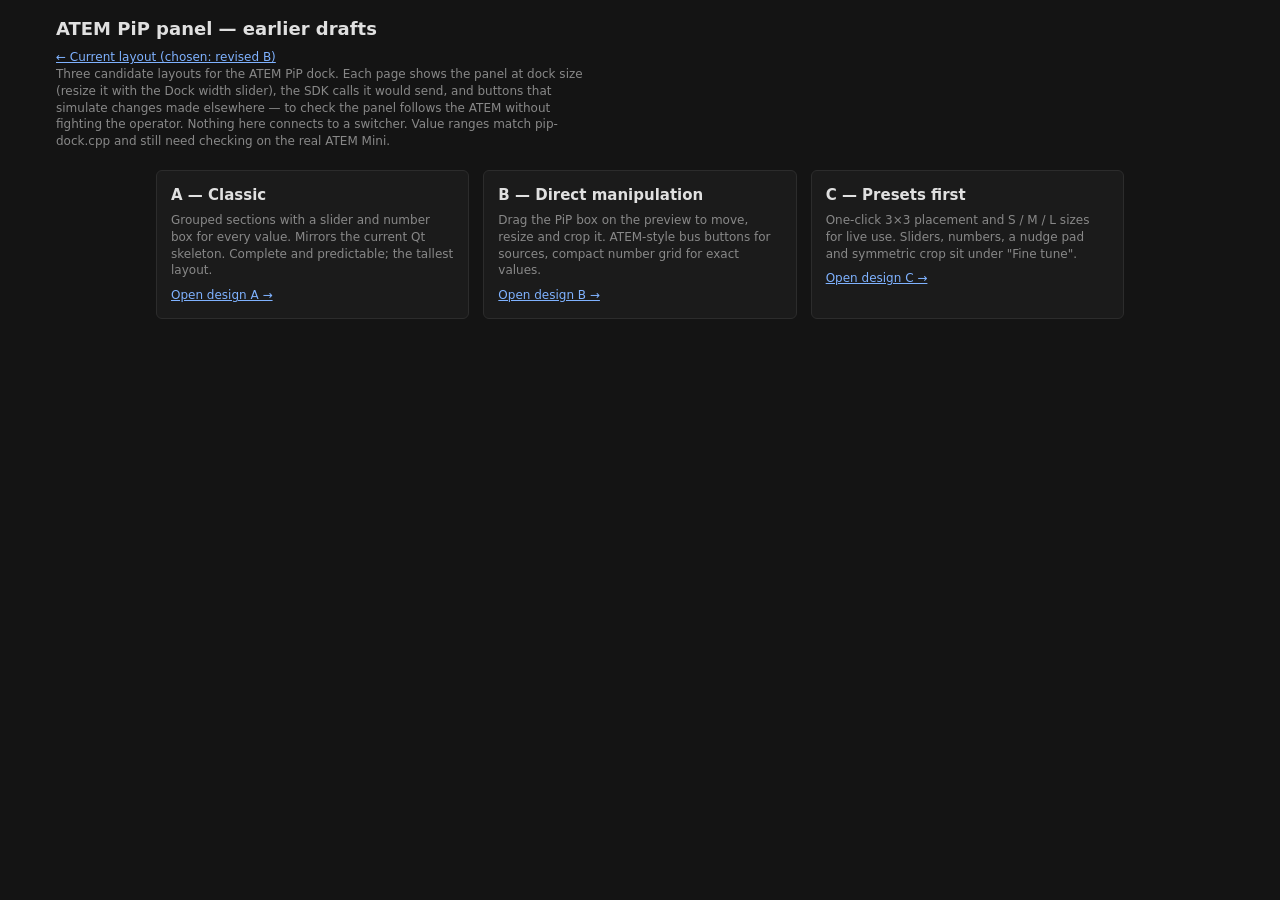
<file: mockups/drafts.html>
<!doctype html>
<html lang="en">
<head>
<meta charset="utf-8">
<meta name="viewport" content="width=device-width, initial-scale=1">
<title>PiP Panel Drafts</title>
<link rel="stylesheet" href="mockup.css">
</head>
<body>
<header class="page-title">
  <h1>ATEM PiP panel — earlier drafts</h1>
  <nav><a href="index.html">← Current layout (chosen: revised B)</a></nav>
  <p>Three candidate layouts for the ATEM PiP dock. Each page shows the panel at dock size
     (resize it with the Dock width slider), the SDK calls it would send, and buttons that simulate
     changes made elsewhere — to check the panel follows the ATEM without fighting the operator.
     Nothing here connects to a switcher. Value ranges match pip-dock.cpp and still need checking
     on the real ATEM Mini.</p>
</header>

<div class="cards">
  <article class="card">
    <h2>A — Classic</h2>
    <p>Grouped sections with a slider and number box for every value. Mirrors the current Qt
       skeleton. Complete and predictable; the tallest layout.</p>
    <a href="design-a-classic.html">Open design A →</a>
  </article>
  <article class="card">
    <h2>B — Direct manipulation</h2>
    <p>Drag the PiP box on the preview to move, resize and crop it. ATEM-style bus buttons for
       sources, compact number grid for exact values.</p>
    <a href="design-b-canvas.html">Open design B →</a>
  </article>
  <article class="card">
    <h2>C — Presets first</h2>
    <p>One-click 3×3 placement and S / M / L sizes for live use. Sliders, numbers, a nudge pad and
       symmetric crop sit under "Fine tune".</p>
    <a href="design-c-presets.html">Open design C →</a>
  </article>
</div>
</body>
</html>
</file>
<file: mockups/mockup.css>
/* Shared styles for the PiP panel mockups.
   Panel colours match kPanelStyleSheet in panel-common.cpp (OBS dark theme). */

:root {
  --bg: #1e1e1e;
  --page: #141414;
  --header: #252526;
  --border: #3c3c3c;
  --border-hover: #555555;
  --text: #cccccc;
  --text-strong: #e0e0e0;
  --muted: #888888;
  --faint: #555555;
  --btn: #2d2d30;
  --btn-hover: #383838;
  --pressed: #094771;
  --red: #c83232;
  --red-hover: #e04040;
  --green: #4ec960;
  --amber: #cca832;
  --pip: #e0892b;
  color-scheme: dark;
}

* { box-sizing: border-box; }

/* Author display rules (e.g. .warn { display: flex }) must not beat [hidden]. */
[hidden] { display: none !important; }

html, body {
  margin: 0;
  background: var(--page);
  color: var(--text);
  font: 12px/1.4 "Segoe UI", system-ui, sans-serif;
}

a { color: #7fb2ff; }

/* ── Page layout: dock on the left, test bench on the right ── */

.page {
  display: flex;
  gap: 24px;
  align-items: flex-start;
  padding: 20px 16px 40px;
  max-width: 1200px;
  margin: 0 auto;
}

.page-title {
  max-width: 1200px;
  margin: 0 auto;
  padding: 16px 16px 0;
}
.page-title h1 { font-size: 18px; margin: 0 0 4px; color: var(--text-strong); font-weight: 600; }
.page-title p { margin: 0; color: var(--muted); max-width: 70ch; }
.page-title nav { margin-top: 8px; display: flex; gap: 14px; flex-wrap: wrap; }

.dock-frame {
  flex: none;
  width: var(--dock-w, 320px);
  max-width: 100%;
  border: 1px solid #444;
  border-radius: 4px;
  overflow: hidden;
  background: var(--bg);
  box-shadow: 0 6px 24px rgba(0, 0, 0, 0.5);
}
.dock-title {
  background: #2b2b2e;
  color: var(--text);
  font-weight: 600;
  padding: 4px 8px;
  font-size: 12px;
  display: flex;
  justify-content: space-between;
}
.dock-title span:last-child { color: var(--faint); }

.bench {
  flex: 1;
  min-width: 0;
  display: flex;
  flex-direction: column;
  gap: 14px;
}
.bench section {
  background: #1b1b1b;
  border: 1px solid #2c2c2c;
  border-radius: 6px;
  padding: 10px 12px;
}
.bench h2 {
  font-size: 11px;
  text-transform: uppercase;
  letter-spacing: 0.06em;
  color: var(--muted);
  margin: 0 0 8px;
  font-weight: 600;
}
.bench .row { display: flex; flex-wrap: wrap; gap: 6px; align-items: center; }
.bench ul { margin: 0; padding-left: 18px; color: var(--text); }
.bench li { margin: 2px 0; }

.log {
  font: 11px/1.5 Consolas, "Cascadia Mono", monospace;
  background: #111;
  border: 1px solid #2c2c2c;
  border-radius: 4px;
  height: 220px;
  overflow: auto;
  padding: 6px 8px;
  margin: 0;
  white-space: pre-wrap;
}
.log .t { color: var(--faint); }
.log .dev { color: var(--amber); }

@media (max-width: 760px) {
  .page { flex-direction: column; align-items: stretch; }
  .dock-frame { width: 100%; }
}

/* ── Panel (what would be the Qt widget) ── */

.panel { background: var(--bg); }

.panel-header {
  display: flex;
  align-items: center;
  gap: 6px;
  background: var(--header);
  border-bottom: 1px solid var(--border);
  padding: 4px 8px;
}
.panel-header .dot { color: var(--green); font-size: 10px; }
.panel-header .dot.off { color: var(--red); }
.panel-header .title { font-size: 10px; font-weight: 600; color: var(--muted); }
.panel-header .status { font-size: 10px; color: var(--muted); flex: 1; white-space: nowrap; overflow: hidden; text-overflow: ellipsis; }

.panel-body { padding: 6px 8px 8px; display: flex; flex-direction: column; gap: 6px; }

.offline {
  padding: 30px 14px;
  text-align: center;
  color: var(--muted);
}

button, select, input {
  font: inherit;
  color: var(--text);
}

button {
  background: var(--btn);
  border: 1px solid var(--border);
  border-radius: 3px;
  padding: 5px 10px;
  font-size: 11px;
  cursor: pointer;
}
/* background-color only: the background shorthand would also reset
   background-size/position and blow up picture buttons on hover. */
button:hover { background-color: var(--btn-hover); border-color: var(--border-hover); }
button:active { background-color: var(--pressed); }
button:focus-visible, select:focus-visible, input:focus-visible { outline: 1px solid var(--red); outline-offset: 0; }

.tool-btn {
  background: none;
  color: var(--muted);
  padding: 1px 5px;
  font-size: 13px;
  min-width: 24px;
}

.primary {
  background: var(--red);
  border-color: var(--red);
  color: #fff;
  font-weight: 700;
}
.primary:hover { background: var(--red-hover); }

.on-air {
  width: 100%;
  font-weight: 700;
  padding: 7px;
}
.on-air[aria-pressed="true"] {
  background: var(--red);
  border-color: var(--red);
  color: #fff;
}

select, input[type="number"], input[type="text"] {
  background: var(--bg);
  border: 1px solid var(--border);
  border-radius: 3px;
  padding: 3px 6px;
  font-size: 11px;
}
input[type="number"] { width: 64px; text-align: right; font-variant-numeric: tabular-nums; }
input[type="number"]::-webkit-inner-spin-button { display: none; }

.group {
  border: 1px solid var(--border);
  border-radius: 4px;
  padding: 14px 6px 6px;
  position: relative;
  margin-top: 6px;
}
.group > .group-title {
  position: absolute;
  top: -7px;
  left: 8px;
  padding: 0 3px;
  background: var(--bg);
  font-size: 10px;
  font-weight: 600;
  color: var(--muted);
}

.field { display: grid; grid-template-columns: 46px 1fr; align-items: center; gap: 6px; margin: 3px 0; }

.value-row { display: grid; grid-template-columns: 46px 1fr 64px; align-items: center; gap: 6px; margin: 3px 0; }
.value-row label { font-size: 11px; }

input[type="range"] {
  -webkit-appearance: none;
  appearance: none;
  width: 100%;
  background: transparent;
  height: 18px;
  margin: 0;
  cursor: pointer;
}
input[type="range"]::-webkit-slider-runnable-track { height: 4px; background: var(--border); border-radius: 2px; }
input[type="range"]::-moz-range-track { height: 4px; background: var(--border); border-radius: 2px; }
input[type="range"]::-webkit-slider-thumb { -webkit-appearance: none; width: 12px; height: 12px; border-radius: 50%; background: var(--text); margin-top: -4px; }
input[type="range"]::-moz-range-thumb { width: 12px; height: 12px; border: 0; border-radius: 50%; background: var(--text); }
input[type="range"]:hover::-webkit-slider-thumb { background: #fff; }

.check { display: flex; gap: 6px; align-items: center; font-size: 11px; margin: 3px 0; cursor: pointer; }
.check input { accent-color: var(--red); margin: 0; }

.warn {
  color: var(--amber);
  font-size: 11px;
  border: 1px solid #5a4a18;
  background: #2a2412;
  border-radius: 3px;
  padding: 5px 6px;
  display: flex;
  flex-direction: column;
  gap: 5px;
}

.btn-row { display: flex; gap: 6px; }
.btn-row > * { flex: 1; }

/* Bus buttons (ATEM style: program = red, PiP source = orange) */
.bus { display: grid; grid-template-columns: 38px repeat(auto-fit, minmax(38px, 1fr)); gap: 3px; align-items: stretch; }
.bus-label { font-size: 10px; font-weight: 600; color: var(--muted); align-self: center; }
/* Text bus buttons (drafts). Picture buttons (.cam) style themselves. */
.bus button:not(.cam) { padding: 6px 0; font-weight: 600; font-size: 11px; }
.bus.program button:not(.cam)[aria-pressed="true"] { background-color: var(--red); border-color: var(--red); color: #fff; }
.bus.pip button:not(.cam)[aria-pressed="true"] { background-color: var(--pip); border-color: var(--pip); color: #1a1a1a; }

/* ── Program preview (simulated) ── */

.preview {
  position: relative;
  width: 100%;
  aspect-ratio: 16 / 9;
  background: #000;
  overflow: hidden;
  border: 1px solid var(--border);
  border-radius: 2px;
  user-select: none;
  touch-action: none;
}
.preview .main {
  position: absolute;
  inset: 0;
  display: flex;
  align-items: center;
  justify-content: center;
  font-weight: 700;
  font-size: 13px;
  color: rgba(255, 255, 255, 0.55);
  letter-spacing: 0.05em;
}
.preview .safe {
  position: absolute;
  inset: 5%;
  border: 1px dashed rgba(255, 255, 255, 0.12);
  pointer-events: none;
}
.preview .pip {
  position: absolute;
  display: flex;
  align-items: center;
  justify-content: center;
  font-weight: 700;
  font-size: 10px;
  color: rgba(255, 255, 255, 0.8);
  outline: 1px solid rgba(255, 255, 255, 0.5);
}
.preview .pip.off-air {
  opacity: 0.35;
  outline: 1px dashed #fff;
}
.preview .tag {
  position: absolute;
  left: 4px;
  bottom: 3px;
  font-size: 9px;
  color: rgba(255, 255, 255, 0.7);
  background: rgba(0, 0, 0, 0.5);
  padding: 0 4px;
  border-radius: 2px;
  pointer-events: none;
}
.bars {
  background: linear-gradient(90deg, #c0c0c0 0 14.3%, #c0c000 0 28.6%, #00c0c0 0 42.9%,
    #00c000 0 57.1%, #c000c0 0 71.4%, #c00000 0 85.7%, #0000c0 0) !important;
}

/* Index page */
.cards { display: grid; grid-template-columns: repeat(auto-fit, minmax(260px, 1fr)); gap: 14px; max-width: 1000px; margin: 20px auto; padding: 0 16px; }
.card { background: #1b1b1b; border: 1px solid #2c2c2c; border-radius: 6px; padding: 14px; }
.card h2 { font-size: 15px; margin: 0 0 6px; color: var(--text-strong); }
.card p { margin: 0 0 8px; color: var(--muted); }
</file>
